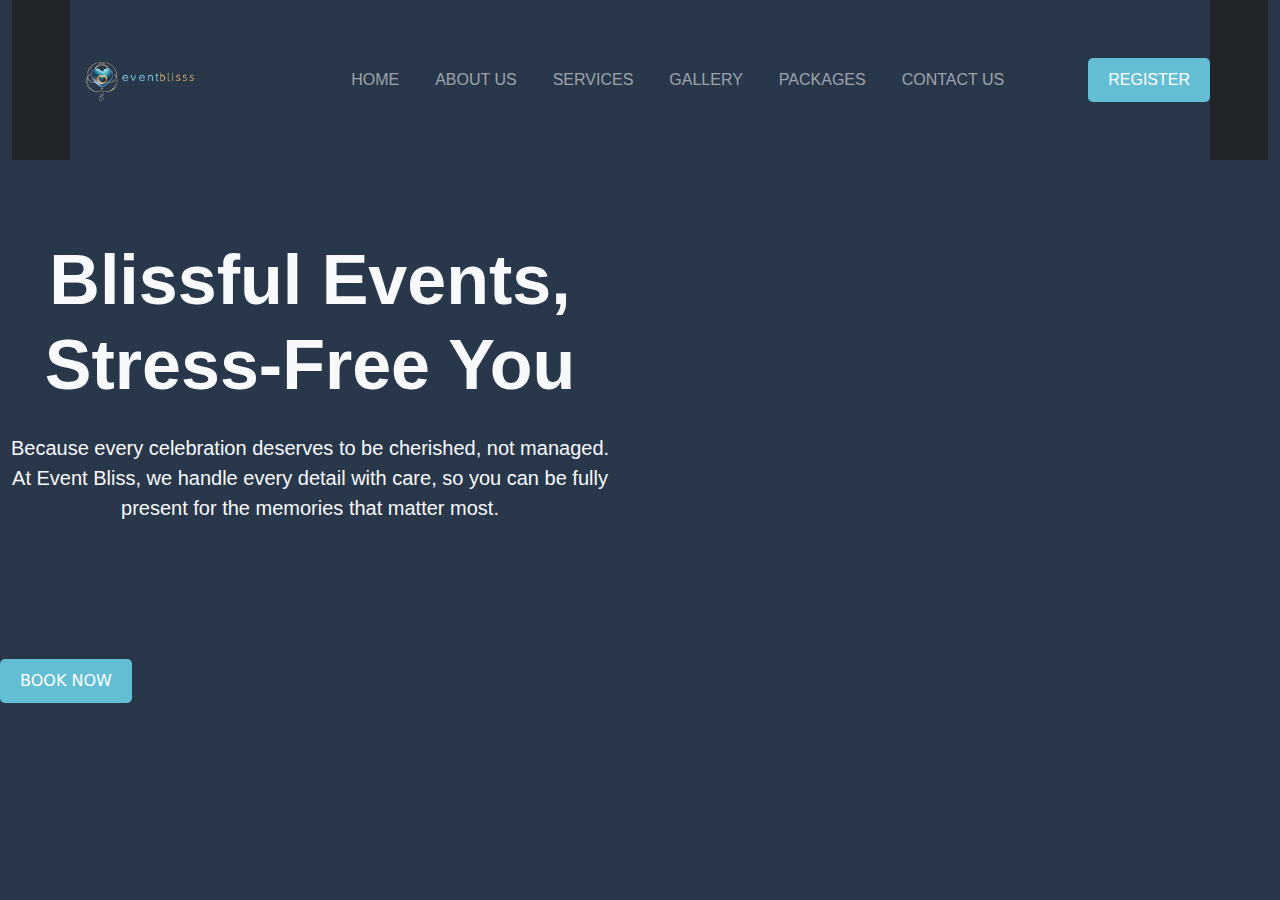
<file: index.html>
<!DOCTYPE html>
<html lang="en">
<head>
    <meta charset="UTF-8">
    <meta name="viewport" content="width=device-width, initial-scale=1.0">
    
<link href="https://cdn.jsdelivr.net/npm/bootstrap@5.3.0/dist/css/bootstrap.min.css" rel="stylesheet">
<script src="https://cdn.jsdelivr.net/npm/bootstrap@5.3.0/dist/js/bootstrap.bundle.min.js"></script>

    <title>EVENT BLISS</title>
    <link rel="stylesheet" href="style.css">

</head>
<body>
    <div class="container-fluid">
        <nav class="navbar navbar-expand-lg navbar-dark bg-dark">
            <div class="container">
                <a class="navbar-brand" href="#">
                    <img src="event-bliss logo.png" alt="Event Bliss Logo" style="width: 150px;">
                </a>
                <button class="navbar-toggler" type="button" data-bs-toggle="collapse" data-bs-target="#navbarNav" aria-controls="navbarNav" aria-expanded="false" aria-label="Toggle navigation">
                    <span class="navbar-toggler-icon"></span>
                </button>
                <div class="collapse navbar-collapse" id="navbarNav">
                    <ul class="navbar-nav ms-auto">
                        <li class="nav-item"><a class="nav-link" href="index.html">HOME</a></li>
                        <li class="nav-item"><a class="nav-link" href="about.html">ABOUT US</a></li>
                        <li class="nav-item"><a class="nav-link" href="services.html">SERVICES</a></li>
                        <li class="nav-item"><a class="nav-link" href="gallery.html">GALLERY</a></li>
                        <li class="nav-item"><a class="nav-link" href="packages.html">PACKAGES</a></li>
                        <li class="nav-item"><a class="nav-link" href="contact.html">CONTACT US</a></li>
                    </ul>
                    <a href="login.html" class="btn btn-primary ms-3">REGISTER</a>
                </div>
            </div>
        </nav>
    </div>
    
    <div class="content text-center text-light py-5">
        <h1 class="display-3 fw-bold">Blissful Events,<br> Stress-Free You</h1>
        <p class="lead mt-4">
            Because every celebration deserves to be cherished, not managed.<br>
            At Event Bliss, we handle every detail with care, so you can be fully present for the memories that matter most.
        </p>
       
    </div>
    
            <br><br><br>
        <button class="booking">BOOK NOW</button>
        </div>
    </div>
</body>
</html>
</file>
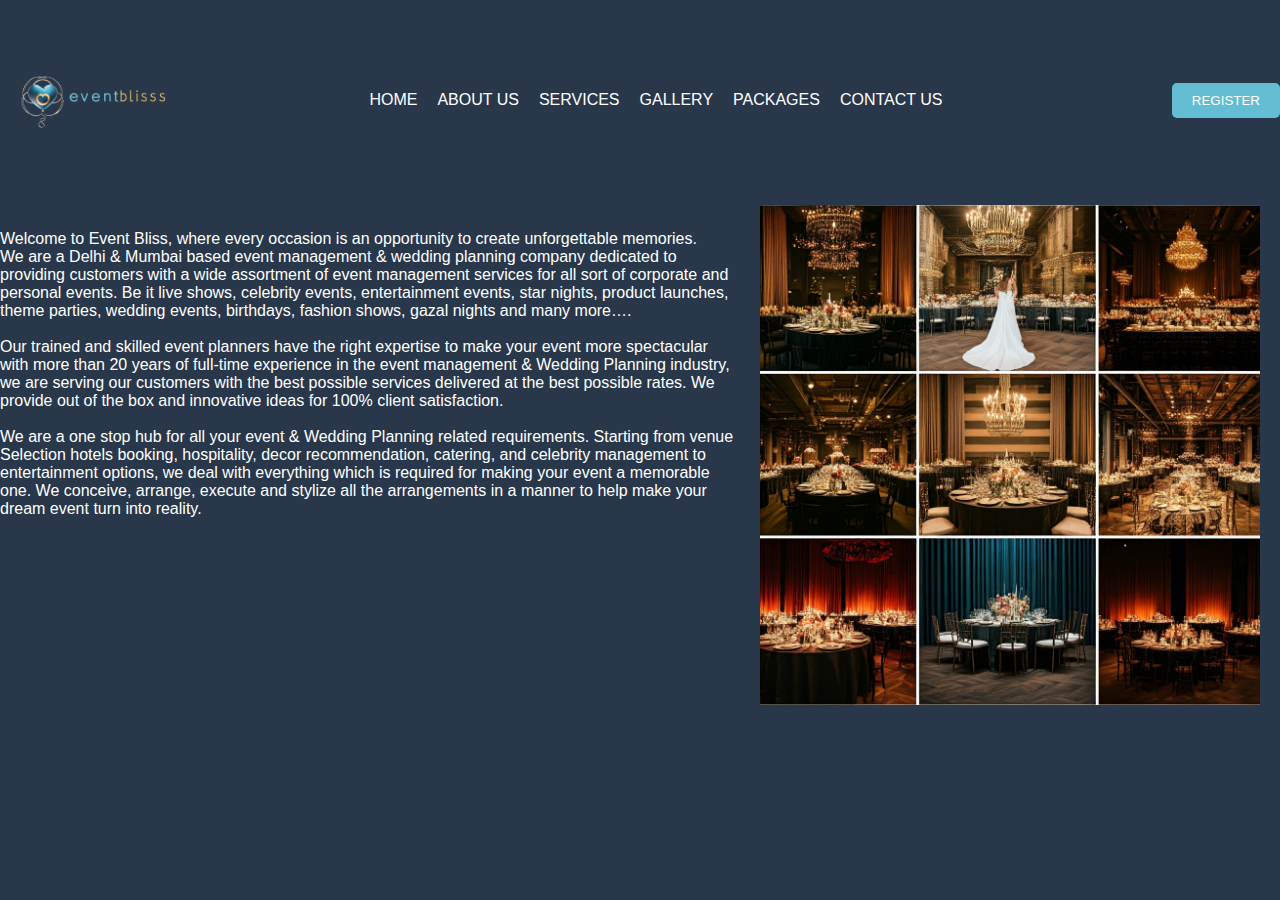
<file: about.html>
<!DOCTYPE html>
<html lang="en">
<head>
    <meta charset="UTF-8">
    <meta name="viewport" content="width=device-width, initial-scale=1.0">
    <title>EVENT BLISS</title>
    <link rel="stylesheet" href="style.css">
</head>
<body>
    <div class="container">
        <nav>
            <div class="logo">
               <img src="event-bliss logo.png " alt="Event Bliss Logo">
            </div>
            <ul>
                <li><a href="index.html">HOME</a></li>
                <li><a href="about.html">ABOUT US</a></li>
                <li><a href="services.html">SERVICES</a></li>
                <li><a href="gallery.html">GALLERY</a></li>
                <li><a href="packages.html">PACKAGES</a></li>
                <li><a href="contact.html">CONTACT US</a></li>
            </ul>
            <a href="login.html">
            <button class="btn">REGISTER</button>
            </a>
        </nav>
        <div class="content-wrapper">
            <div class="about">
            <p>Welcome to Event Bliss, where every occasion is an opportunity to create unforgettable memories. </p>
            <p>We are a Delhi & Mumbai based event management & wedding planning company dedicated to providing customers with a wide assortment of event management services for all sort of corporate and personal events. Be it live shows, celebrity events, entertainment events, star nights, product launches, theme parties, wedding events, birthdays, fashion shows, gazal nights and many more….</p><br>
            <p>Our trained and skilled event planners have the right expertise to make your event more spectacular with more than 20 years of full-time experience in the event management & Wedding Planning industry, we are serving our customers with the best possible services delivered at the best possible rates. We provide out of the box and innovative ideas for 100% client satisfaction.</p><br>
            <p>We are a one stop hub for all your event & Wedding Planning related requirements. Starting from venue Selection hotels booking, hospitality, decor recommendation, catering, and celebrity management to entertainment options, we deal with everything which is required for making your event a memorable one. We  conceive, arrange, execute and stylize all the arrangements in a manner to help make your dream event turn into reality.</p><br>
        </div>
        <div class="collage">
            <img src="collage.jpeg" width="500" height="500">
        </div>
    </div>
</body>
</html>
</file>
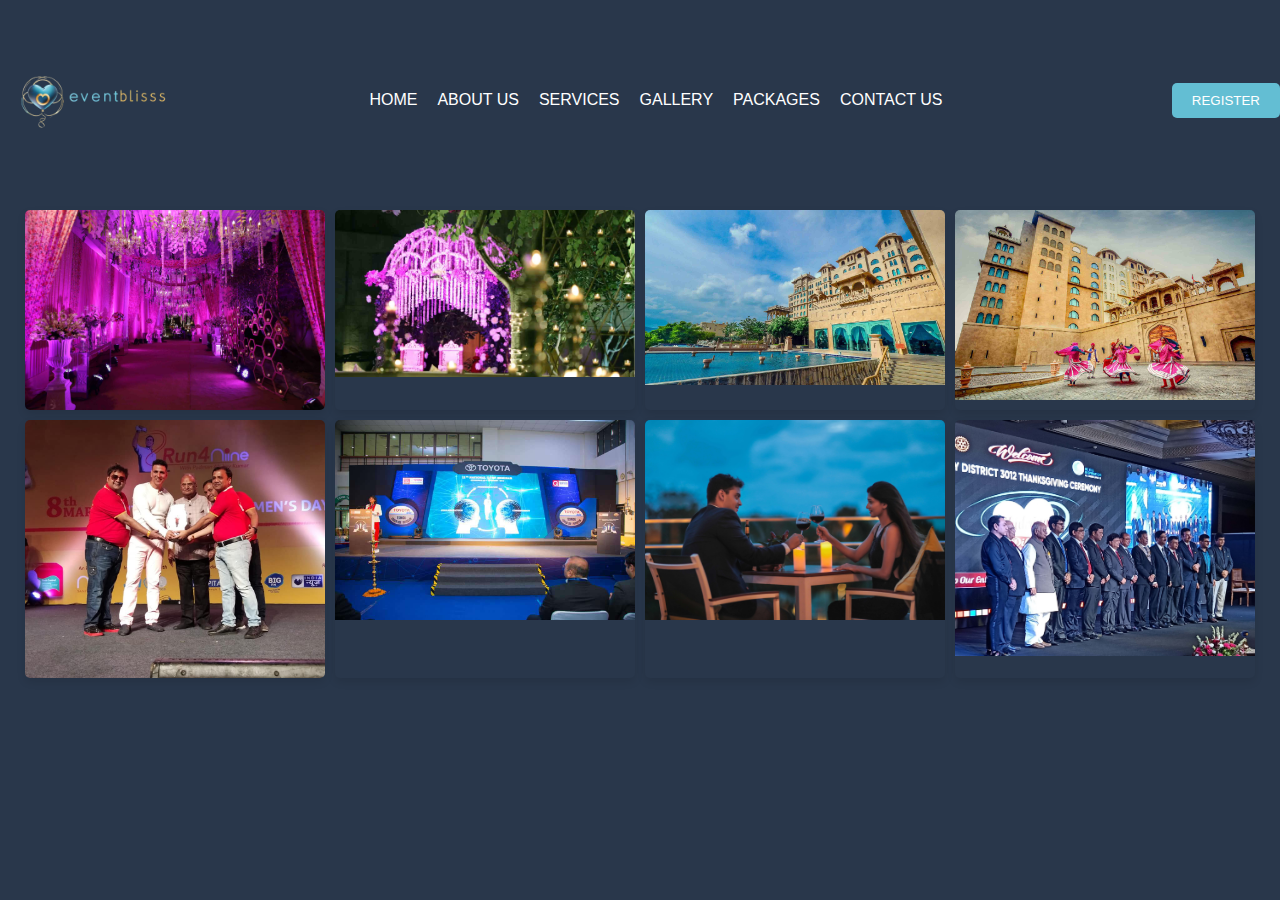
<file: gallery.html>
<!DOCTYPE html>
<html lang="en">
<head>
    <meta charset="UTF-8">
    <meta name="viewport" content="width=device-width, initial-scale=1.0">
    <title>EVENT BLISS</title>
    <link rel="stylesheet" href="style.css">
</head>
<body>
    <div class="container">
        <nav>
            <div class="logo">
               <img src="event-bliss logo.png " alt="Event Bliss Logo">
            </div>
            <ul>
                <li><a href="index.html">HOME</a></li>
                <li><a href="about.html">ABOUT US</a></li>
                <li><a href="services.html">SERVICES</a></li>
                <li><a href="gallery.html">GALLERY</a></li>
                <li><a href="packages.html">PACKAGES</a></li>
                <li><a href="contact.html">CONTACT US</a></li>
            </ul>
            <a href="login.html">
                <button class="btn">REGISTER</button>
            </a>
        </nav>
        <div class="gallery-container">
            <div class="gallery-item">
                <img src="gallery1.jpeg" alt="Image 1">
            </div>
            <div class="gallery-item">
                <img src="gallery2.jpg" alt="Image 2">
            </div>
            <div class="gallery-item">
                <img src="gallery3.jpg" alt="Image 3">
            </div>
            <div class="gallery-item">
                <img src="gallery4.jpg" alt="Image 4">
            </div>
            <div class="gallery-item">
                <img src="gallery5.jpg" alt="Image 4">
            </div>
            <div class="gallery-item">
                <img src="gallery6.jpeg" alt="Image 4">
            </div>
            <div class="gallery-item">
                <img src="gallery7.jpg" alt="Image 4">
            </div>
            <div class="gallery-item">
                <img src="gallery8.jpg" alt="Image 4">
            </div>
    </body>
    </html>
</file>
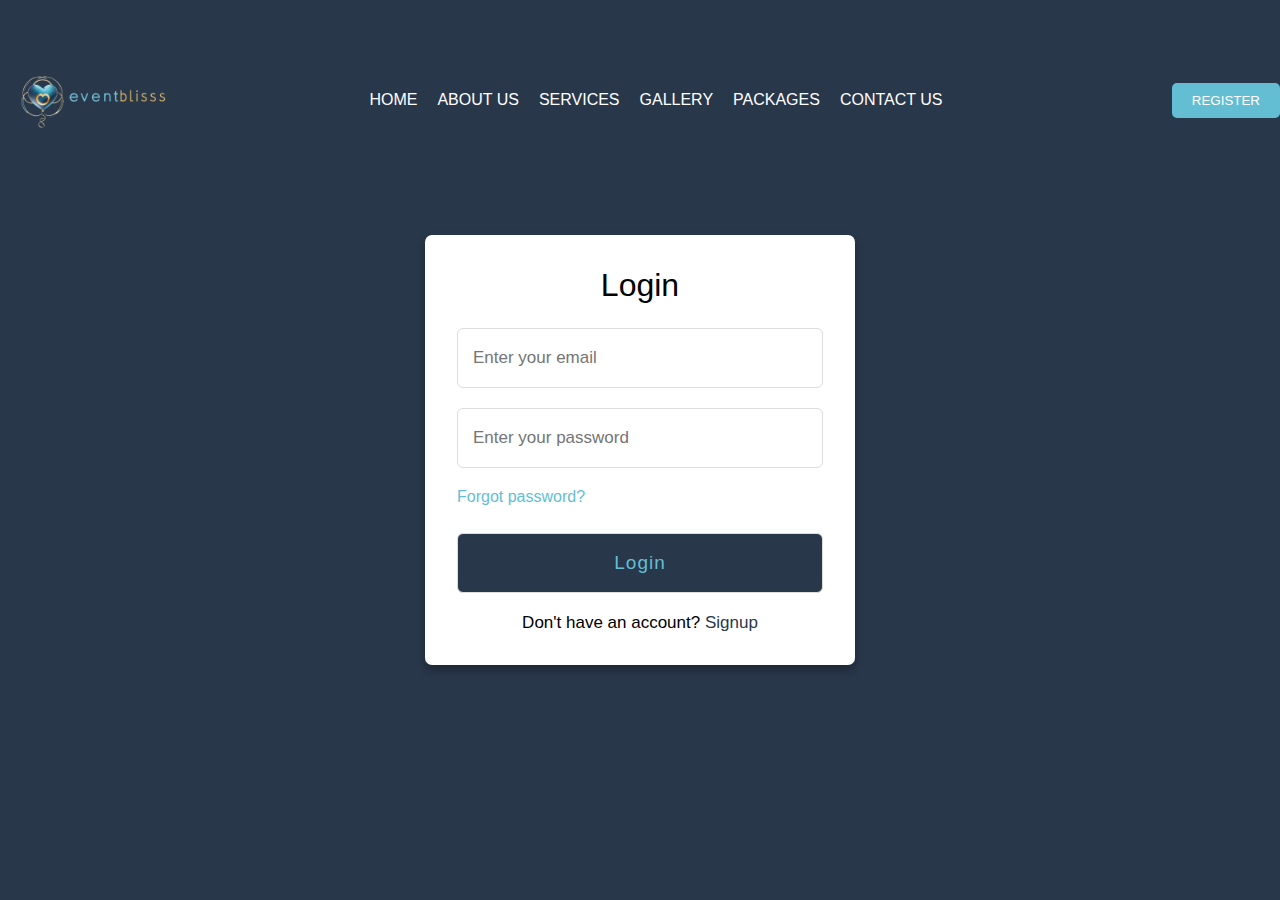
<file: login.html>
<!DOCTYPE html>
<html lang="en">
<head>
  <meta charset="UTF-8">
  <meta name="viewport" content="width=device-width, initial-scale=1.0">
  <meta http-equiv="X-UA-Compatible" content="ie=edge">
  <title>Login & Registration Form</title>
  <link rel="stylesheet" href="style.css">
</head>
<body>
    <div class="container">
        <nav>
            <div class="logo">
               <img src="event-bliss logo.png " alt="Event Bliss Logo">
            </div>
            <ul>
                <li><a href="index.html">HOME</a></li>
                <li><a href="about.html">ABOUT US</a></li>
                <li><a href="services.html">SERVICES</a></li>
                <li><a href="gallery.html">GALLERY</a></li>
                <li><a href="packages.html">PACKAGES</a></li>
                <li><a href="contact.html">CONTACT US</a></li>
            </ul>
            <a href="login.html">
            <button class="btn">REGISTER</button>
            </a>
  <div class="log">
    <input type="checkbox" id="check">
    <div class="login form">
      <header>Login</header>
      <form action="#">
        <input type="text" placeholder="Enter your email">
        <input type="password" placeholder="Enter your password">
        <a href="#">Forgot password?</a>
        <input type="button" class="button" value="Login">
      </form>
      <div class="signup">
        <span class="signup">Don't have an account?
         <label for="check">Signup</label>
        </span>
      </div>
    </div>
    <div class="registration form">
      <header>Signup</header>
      <form action="#">
        <input type="text" placeholder="Enter your email">
        <input type="password" placeholder="Create a password">
        <input type="password" placeholder="Confirm your password">
        <input type="button" class="button" value="Signup">
      </form>
      <div class="signup">
        <span class="signup">Already have an account?
         <label for="check">Login</label>
        </span>
      </div>
    </div>
  </div>
</body>
</html>
</file>
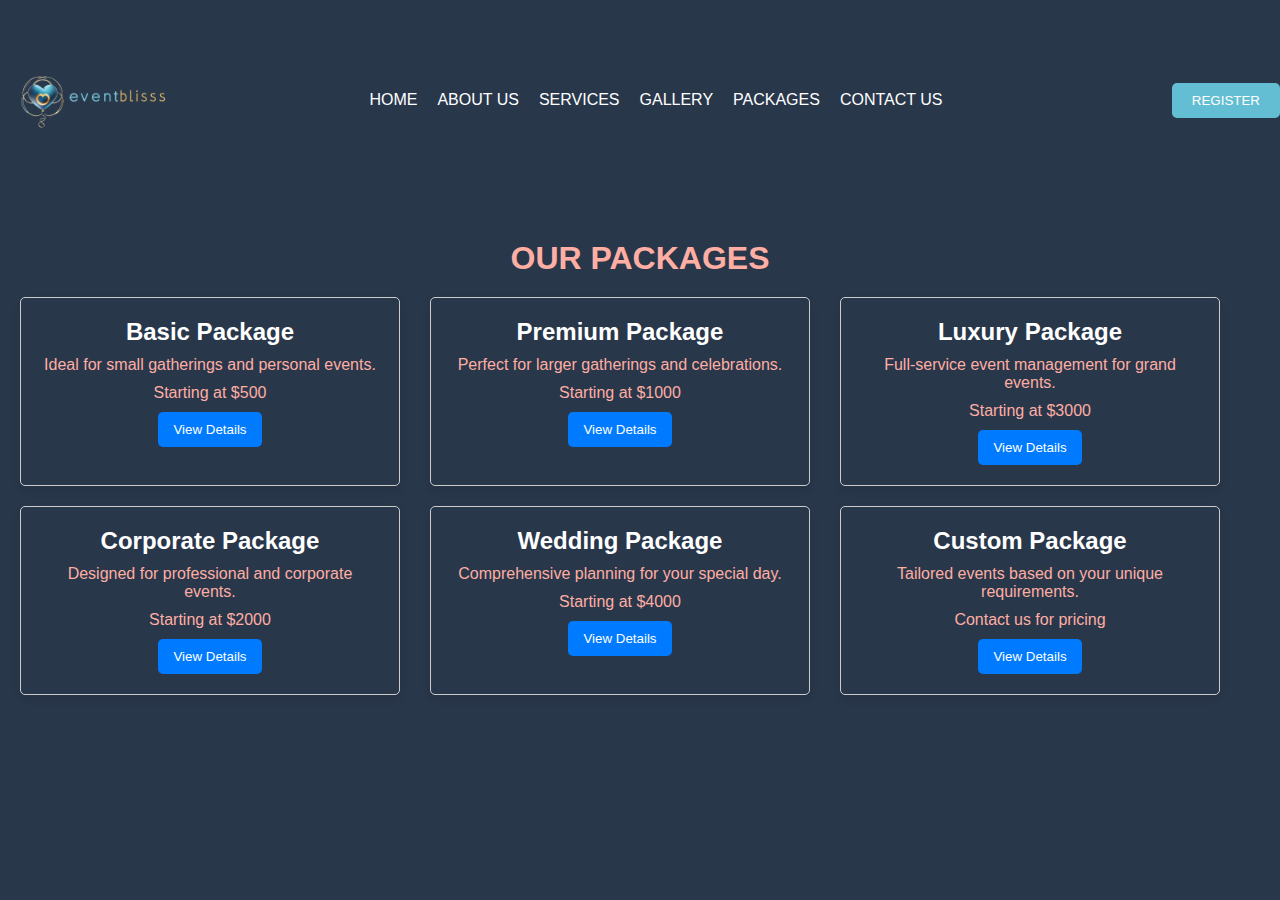
<file: packages.html>
<!DOCTYPE html>
<html lang="en">
<head>
    <meta charset="UTF-8">
    <meta name="viewport" content="width=device-width, initial-scale=1.0">
    <title>EVENT BLISS</title>
    <link rel="stylesheet" href="style.css">
</head>
<body>
    <div class="container">
        <nav>
            <div class="logo">
               <img src="event-bliss logo.png " alt="Event Bliss Logo">
            </div>
            <ul>
                <li><a href="index.html">HOME</a></li>
                <li><a href="about.html">ABOUT US</a></li>
                <li><a href="services.html">SERVICES</a></li>
                <li><a href="gallery.html">GALLERY</a></li>
                <li><a href="packages.html">PACKAGES</a></li>
                <li><a href="contact.html">CONTACT US</a></li>
            </ul>
            <a href="login.html">
            <button class="btn">REGISTER</button>
            </a>
        </nav><section class="packages-section">
    <h1>OUR PACKAGES</h1>
    <div class="packages-container">
        <div class="package">
            <h2>Basic Package</h2>
            <p>Ideal for small gatherings and personal events.</p>
            <p>Starting at $500</p>
            <button onclick="showMoreInfo('Basic')">View Details</button>
        </div>
        <div class="package">
            <h2>Premium Package</h2>
            <p>Perfect for larger gatherings and celebrations.</p>
            <p>Starting at $1000</p>
            <button onclick="showMoreInfo('Premium')">View Details</button>
        </div>
        <div class="package">
            <h2>Luxury Package</h2>
            <p>Full-service event management for grand events.</p>
            <p>Starting at $3000</p>
            <button onclick="showMoreInfo('Luxury')">View Details</button>
        </div>
        <div class="package">
            <h2>Corporate Package</h2>
            <p>Designed for professional and corporate events.</p>
            <p>Starting at $2000</p>
            <button onclick="showMoreInfo('Corporate')">View Details</button>
        </div>
        <div class="package">
            <h2>Wedding Package</h2>
            <p>Comprehensive planning for your special day.</p>
            <p>Starting at $4000</p>
            <button onclick="showMoreInfo('Wedding')">View Details</button>
        </div>
        <div class="package">
            <h2>Custom Package</h2>
            <p>Tailored events based on your unique requirements.</p>
            <p>Contact us for pricing</p>
            <button onclick="showMoreInfo('Custom')">View Details</button>
        </div>
    </div>
</section>

<script src="script.js"></script>
</body>
</html>
</file>
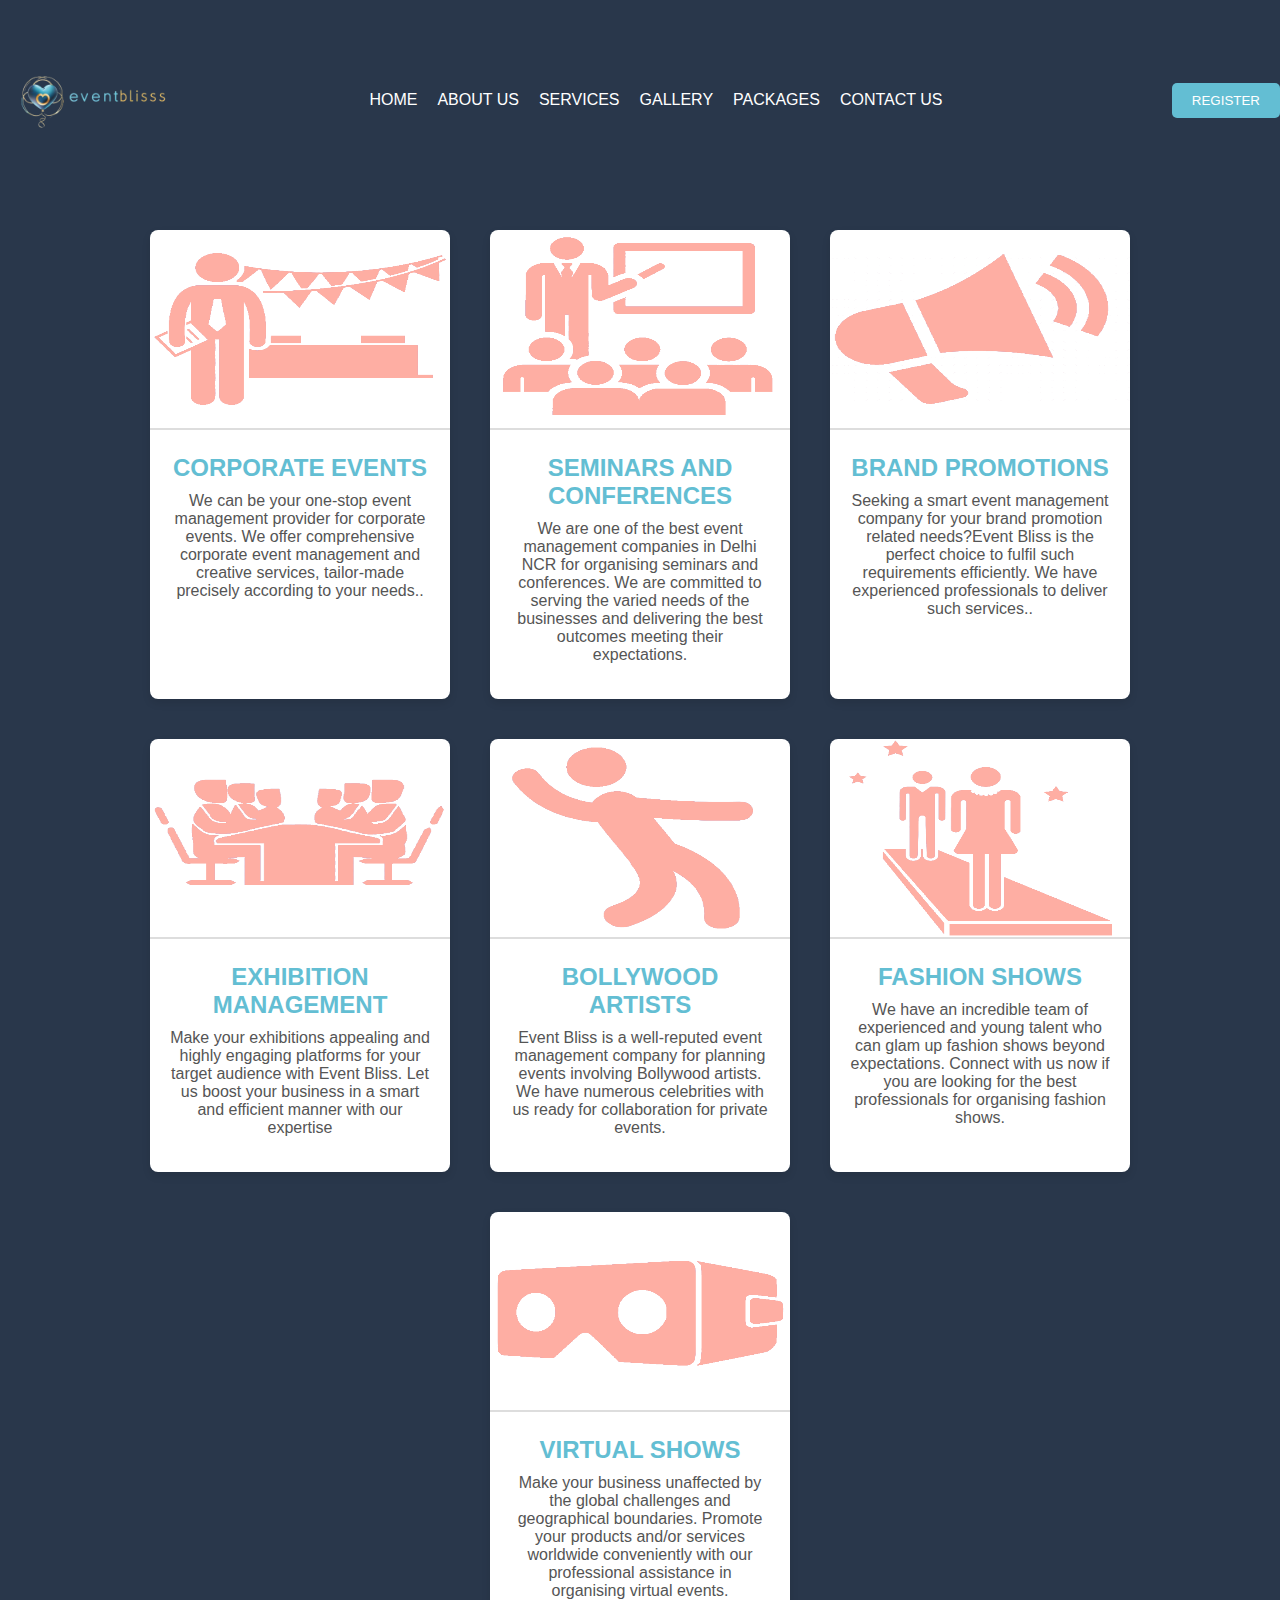
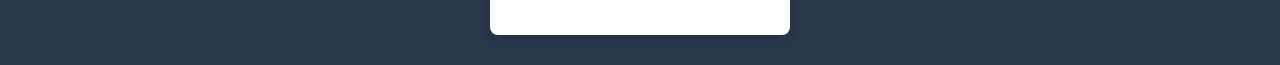
<file: services.html>
<!DOCTYPE html>
<html lang="en">
<head>
    <meta charset="UTF-8">
    <meta name="viewport" content="width=device-width, initial-scale=1.0">
    <title>EVENT BLISS</title>
    <link rel="stylesheet" href="style.css">
</head>
<body>
    <div class="container">
        <nav>
            <div class="logo">
               <img src="event-bliss logo.png " alt="Event Bliss Logo">
            </div>
            <ul>
                <li><a href="index.html">HOME</a></li>
                <li><a href="about.html">ABOUT US</a></li>
                <li><a href="services.html">SERVICES</a></li>
                <li><a href="gallery.html">GALLERY</a></li>
                <li><a href="packages.html">PACKAGES</a></li>
                <li><a href="contact.html">CONTACT US</a></li>
            </ul>
            <a href="login.html">
            <button class="btn">REGISTER</button>
            </a>
        </nav>
<div class="services-container">
    <div class="services-card">
        <img src="corporate event.png" alt="service 1" class="service-image">
        <div class="service-details">
            <h3>CORPORATE EVENTS</h3>
            <p>We can be your one-stop event management provider for corporate events. We offer comprehensive corporate event management and creative services, tailor-made precisely according to your needs..</p>
        </div>    
    </div>
    <div class="services-card">
    <img src="seminar.png" alt="service 2" class="service-image">
    <div class="service-details">
        <h3>SEMINARS AND CONFERENCES</h3>
        <p>We are one of the best event management companies in Delhi NCR for organising seminars and conferences. We are committed to serving the varied needs of the businesses and delivering the best outcomes meeting their expectations.</p>
         </div>
    </div>
    <div class="services-card">
        <img src="brandpromotions.png" alt="service 3" class="service-image">
        <div class="service-details">
            <h3>BRAND PROMOTIONS</h3>
            <p>Seeking a smart event management company for your brand promotion related needs?Event Bliss is the perfect choice to fulfil such requirements efficiently. We have experienced professionals to deliver such services..</p>
        </div>    
    </div>
        <div class="services-card">
            <img src="exhibition management.png" alt="service 4" class="service-image">
            <div class="service-details">
                <h3>EXHIBITION MANAGEMENT</h3>
                <p>Make your exhibitions appealing and highly engaging platforms for your target audience with Event Bliss. Let us boost your business in a smart and efficient manner with our expertise</p>
        </div>    
    </div>
    <div class="services-card">
            <img src="bollywood artists.png" alt="service 4" class="service-image">
            <div class="service-details">
                <h3>BOLLYWOOD ARTISTS</h3>
                <p>Event Bliss is a well-reputed event management company for planning events involving Bollywood artists. We have numerous celebrities with us ready for collaboration for private events.</p>
        </div>    
    </div>
        <div class="services-card">
            <img src="fashion shows.png" alt="service 4" class="service-image">
            <div class="service-details">
                <h3>FASHION SHOWS</h3>
                <p>We have an incredible team of experienced and young talent who can glam up fashion shows beyond expectations. Connect with us now if you are looking for the best professionals for organising fashion shows.</p>
        </div>    
    </div>
        <div class="services-card">
            <img src="virtual shows.png" alt="service 4" class="service-image">
            <div class="service-details">
                <h3>VIRTUAL SHOWS</h3>
                <p>Make your business unaffected by the global challenges and geographical boundaries. Promote your products and/or services worldwide conveniently with our professional assistance in organising virtual events.</p>
        </div>    
    </div>
    </div>
    </div>
    </body>
    </html>
</file>
<file: style.css>
* {
    margin: 0;
    padding: 0;
    box-sizing: border-box;
    font-family: Verdana, Geneva, Tahoma, sans-serif;
}
body{background-color: #29374B;}
.container {/*FOR WHOLE INDEX PAGE*/
    width: 100%;
    background-color: #29374B;
    background-size: cover;
    background-position: center;
}
nav {/*FOR HEADER SECTION*/
    width: 100%;
    display: flex;
    align-items: center;
    justify-content: space-between;
    padding: 10px 20px;
}
.logo img {
    width: 200px; 
    display: block;
}
nav ul { /*LINKS IN HEADER*/
    list-style-type: none;
    display: flex; 
    gap: 20px; 
    padding-right: 60px;
}
nav ul li a {
    color: white;
    text-decoration: none;
    font-weight: 500;
    position: relative;
}
nav ul li a::before{
    content: '';
    position: absolute;
    top:0;
    left:0;
    width:0%;
    height:100%;
    border-bottom: 2px solid #EBB02B;
    transition: 0.4s linear;
}
nav ul li a:hover::before{
    width: 90%;
}
.btn {/*REGISTER BUTTON*/
    padding: 10px 20px;
    border-radius: 5px;
    background: #63BED3;
    color: white;
    font-weight: 500;
    cursor: pointer;
    border: none;
}
.booking{/*BOOK NOW BUTTON*/
    padding: 10px 20px;
    border-radius: 5px;
    background: #63BED3;
    color: white;
    font-weight: 500;
    cursor: pointer;
    border: none;
    align:center;
}
.content{/*CONTENT ON INDEX PAGE*/
    margin-top: 10px;
    color: white;
    max-width: 620px;
}
.content h1{/*HEADING OF INDEX PAGE*/
    font-size: 70px;
    font-weight: 600;
    line-height: 85px;
    margin-bottom: 25px;
}
.about{/*TEXT ON ABOUT PAGE*/
    margin-top: 30px;
    color: white;
    max-width: 620px;
    flex: 1; 
    max-width: 60%; 
}
.collage{/*IMAGE ON ABOUT PAGE*/
   float: right;
   margin-right: 20px;
   margin-top: 5px;
   flex: 0 0 auto;
}
.content-wrapper {
    display: flex;
    align-items: flex-start; 
    gap: 20px; }
/*LOGIN PAGE*/
.log{
    position: absolute;
    top: 50%;
    left: 50%;
    transform: translate(-50%,-50%);
    max-width: 430px;
    width: 100%;
    background: #fff;
    border-radius: 7px;
    box-shadow: 0 5px 10px rgba(0,0,0,0.3);
  }
  .log .registration{
    display: none;
  }
  #check:checked ~ .registration{
    display: block;
  }
  #check:checked ~ .login{
    display: none;
  }
  #check{
    display: none;
  }
  .log .form{
    padding: 32px;
  }
  .form header{
    font-size: 32px;
    font-weight: 500;
    text-align: center;
    margin-bottom: 24px;
  }
   .form input{
     height: 60px;
     width: 100%;
     padding: 0 15px;
     font-size: 17px;
     margin-bottom: 20px;
     border: 1px solid #ddd;
     border-radius: 6px;
     outline: none;
   }
   .form input:focus{
     box-shadow: 0 1px 0 rgba(0,0,0,0.2);
   }
  .form a{
    font-size: 16px;
    color: #63BED3;
    text-decoration: none;
  }
  .form a:hover{
    text-decoration: underline;
  }
  .form input.button{
    color: #63BED3;
    background: #29374B;
    font-size: 19px;
    font-weight: 500;
    letter-spacing: 1px;
    margin-top: 27px;
    cursor: pointer;
    transition: 0.4s;
  }
  .form input.button:hover{
    background:#29374B;;
  }
  .signup{
    font-size: 17px;
    text-align: center;
  }
  .signup label{
    color:#29374B;;
    cursor: pointer;
  }
  .signup label:hover{
    text-decoration: underline;
  }
/*IMAGE GALLERY*/
h1 {
    text-align: center;
    margin: 20px 0;
}
.gallery-container {
    display: flex;
    flex-wrap: wrap;
    gap: 10px;
    padding: 10px;
    justify-content: center;
}
.gallery-item {
    flex: 1 1 calc(25% - 20px);
    box-shadow: 0 4px 8px rgba(0, 0, 0, 0.1);
    border-radius: 5px;
    overflow: hidden;
    max-width: 300px; 
}
.gallery-item img {
    width: 100%;
    height: auto;
    display: block;
    transition: transform 0.3s ease;
}
.gallery-item img:hover {
    transform: scale(1.05);
}
/*CONTACT US*/
.contact{
    width:500px;
    height:550px;
    background-color: #29374B;
    display: grid;
    place-content: center;
    margin: 0;
    padding: 0;
    display: flex;
    justify-content: center;
    align-items: center;
    height: 100vh; 
}
.form-group{
    width:400px;
    margin:20px 0;
}
.form-group input{
    width:100%;
    height:50px;
    padding:0 20px;
    border;none;
    outline;none;
    font-size: 1em;
}
.form-group textarea{
    border:none;
    outline:none;
    width:100%;
    resize:none;
    padding:20px;}
 #send{
    width:40%;
    height:50px;
    font-size:1.5em;
    font-weight:600;
    color: #63BED3;
    background: #29374B;
    border:none;
 }   
 /*SERVICES*/
 .services-container {
  display: flex;
  flex-wrap: wrap;
  gap: 20px; 
  justify-content: center; 
  margin: 0 auto;
  padding: 20px;
}
.services-card {
  background-color: #fff;
  border-radius: 8px;
  box-shadow: 0 4px 8px rgba(0, 0, 0, 0.1);
  width: 300px; 
  overflow: hidden;
  text-align: center;
  margin: 10px; 
}
.services-card:hover {
  transform: scale(1.05);
}
.service-image {
  width: 100%;
  height: 200px;
  object-fit: fill; 
  border-bottom: 2px solid #ddd;
}
.service-details {
  padding: 20px;
}
.service-details h3 {
  font-size: 1.5rem;
  color:#63BED3; 
  margin-bottom: 10px;
}
.service-details p {
  font-size: 1rem;
  margin-bottom: 15px;
  color: #555;
}
/*PACKAGES*/
.packages-section {
  padding: 20px;
  text-align: center;
}
.packages-section h1 {
  margin-bottom: 20px;
  color: #FEAEA3;
}
.packages-container {
  display: flex;
  flex-wrap: wrap;
  gap: 20px;
  justify-content: space-between;
  max-width: 1200px; 
}
.package {
  border: 1px solid #ccc;
  border-radius: 5px;
  padding: 20px;
  width: calc(33.33% - 20px); 
  box-shadow: 0 4px 8px rgba(0, 0, 0, 0.1);
  transition: transform 0.2s;
  box-sizing: border-box;
}
.package h2 {
  color: #fff
}
.package p {
  margin: 10px 0;
  color: #FEAEA3;
}
button {
  background-color: #007bff;
  color: white;
  border: none;
  padding: 10px 15px;
  cursor: pointer;
  border-radius: 5px;
  transition: background-color 0.3s;
}
button:hover {
  background-color: #0056b3;
}
nav {
  border: none !important; /* Remove any borders */
  box-shadow: none !important; /* Remove shadows */
  margin: 0 !important; /* Reset any external margin */
  padding: 0 !important; /* Reset padding */
}
.container {
  padding: 0 !important;
}
</file>
